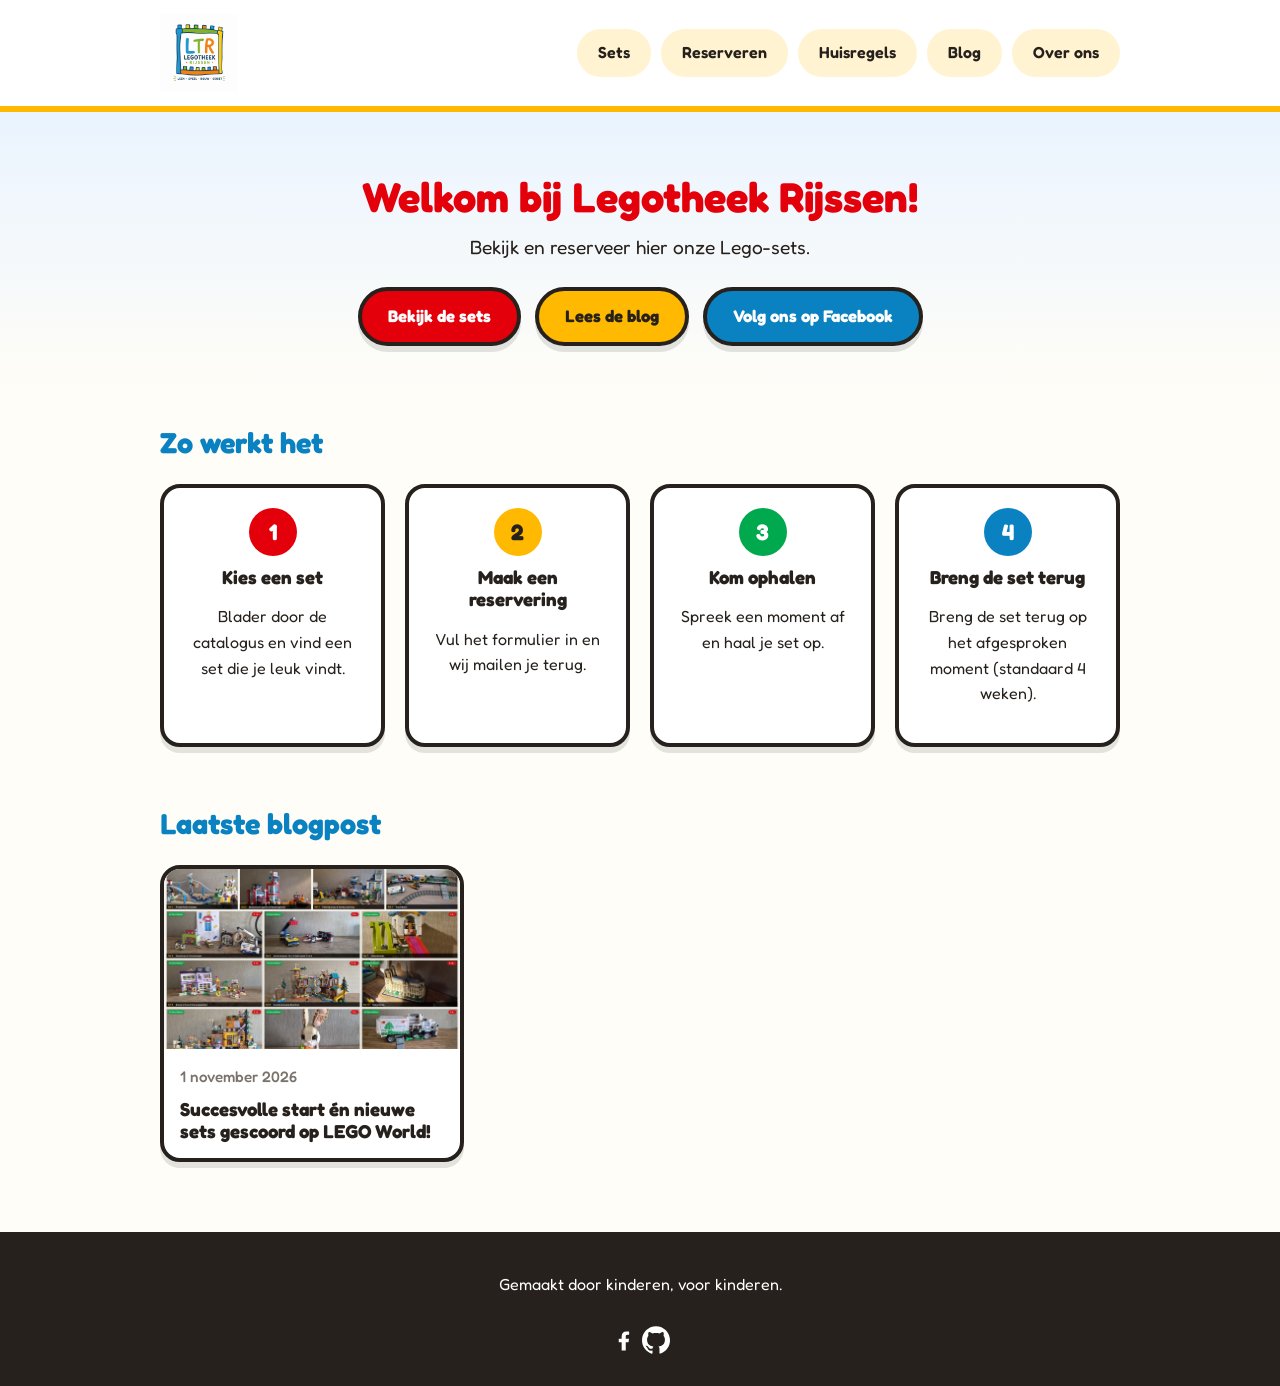
<file: index.html>
<!DOCTYPE html>
<html lang="nl">
<head>
  <meta charset="UTF-8">
  <meta name="viewport" content="width=device-width, initial-scale=1.0">
  <title>Legotheek</title>
  <link rel="icon" href="favicon.ico" type="image/x-icon">
  
  <link rel="preconnect" href="https://fonts.googleapis.com">
  <link rel="preconnect" href="https://fonts.gstatic.com" crossorigin>
  <link href="https://fonts.googleapis.com/css2?family=Fredoka:wght@400;500;600;700&display=swap" rel="stylesheet">
  <link rel="stylesheet" href="css/style.css">
</head>
<body>
  <header class="kop">
    <div class="kop-binnen">
      <a class="logo" href="index.html"><img class="logo-afbeelding" src="img/logo.png" width="78" height="78" alt="Legotheek Rijssen"></a>
      <nav class="nav">
        <a href="sets.html">Sets</a>
        <a href="reserveren.html">Reserveren</a>
        <a href="huisregels.html">Huisregels</a>
        <a href="blog.html">Blog</a>
        <a href="over-ons.html">Over ons</a>
      </nav>
    </div>
  </header>

  <main>
    <section class="hero">
      <h1>Welkom bij Legotheek Rijssen!</h1>
      <p>Bekijk en reserveer hier onze Lego-sets.</p>
      <div class="knoppen">
        <a class="knop knop-rood" href="sets.html">Bekijk de sets</a>
        <a class="knop knop-geel" href="blog.html">Lees de blog</a>
        <a class="knop knop-blauw" href="https://www.facebook.com/profile.php?id=61593928081483" target="_blank" rel="noopener">Volg ons op Facebook</a>
      </div>
    </section>

    <section class="sectie">
      <h2>Zo werkt het</h2>
      <div class="stappen">
        <div class="stap">
          <div class="stap-nummer">1</div>
          <h3>Kies een set</h3>
          <p>Blader door de catalogus en vind een set die je leuk vindt.</p>
        </div>
        <div class="stap">
          <div class="stap-nummer">2</div>
          <h3>Maak een reservering</h3>
          <p>Vul het formulier in en wij mailen je terug.</p>
        </div>
        <div class="stap">
          <div class="stap-nummer">3</div>
          <h3>Kom ophalen</h3>
          <p>Spreek een moment af en haal je set op.</p>
        </div>
        <div class="stap">
          <div class="stap-nummer">4</div>
          <h3>Breng de set terug</h3>
          <p>Breng de set terug op het afgesproken moment (standaard 4 weken).</p>
        </div>
      </div>
    </section>

    <section class="sectie">
      <h2>Laatste blogpost</h2>
      <div id="laatste-post" class="rooster"></div>
    </section>
  </main>

  <footer class="voet">
    <p>Gemaakt door kinderen, voor kinderen.</p>
        <a class="voet-icoon" href="https://www.facebook.com/profile.php?id=61593928081483" target="_blank" rel="noopener" aria-label="Volg ons op Facebook">
      <svg viewBox="0 0 24 24" width="28" height="28" aria-hidden="true"><path d="M13.5 21v-7h2.4l.4-3h-2.8V9.1c0-.9.3-1.5 1.6-1.5h1.3V4.9c-.3 0-1.3-.1-2.4-.1-2.4 0-4 1.5-4 4.1V11H7.5v3h2.5v7h3.5Z"/></svg>
    </a>
<a class="voet-icoon" href="https://github.com/thomasj87/legotheek_website" target="_blank" rel="noopener" aria-label="Bekijk de broncode op GitHub">
      <svg viewBox="0 0 24 24" width="28" height="28" aria-hidden="true"><path d="M12 .297c-6.63 0-12 5.373-12 12 0 5.303 3.438 9.8 8.205 11.385.6.113.82-.258.82-.577 0-.285-.01-1.04-.015-2.04-3.338.724-4.042-1.61-4.042-1.61C4.422 18.07 3.633 17.7 3.633 17.7c-1.087-.744.084-.729.084-.729 1.205.084 1.838 1.236 1.838 1.236 1.07 1.835 2.809 1.305 3.495.998.108-.776.417-1.305.76-1.605-2.665-.3-5.466-1.332-5.466-5.93 0-1.31.465-2.38 1.235-3.22-.123-.303-.535-1.523.117-3.176 0 0 1.008-.322 3.3 1.23.957-.266 1.983-.399 3.003-.404 1.02.005 2.047.138 3.006.404 2.29-1.552 3.297-1.23 3.297-1.23.653 1.653.241 2.873.118 3.176.77.84 1.233 1.91 1.233 3.22 0 4.61-2.803 5.625-5.475 5.92.42.36.81 1.096.81 2.22 0 1.606-.015 2.896-.015 3.286 0 .315.21.69.825.57C20.565 22.092 24 17.592 24 12.297c0-6.627-5.373-12-12-12"/></svg>
    </a>
  </footer>

  <script src="js/blog.js"></script>
  <script src="js/register-sw.js"></script>
</body>
</html>
</file>
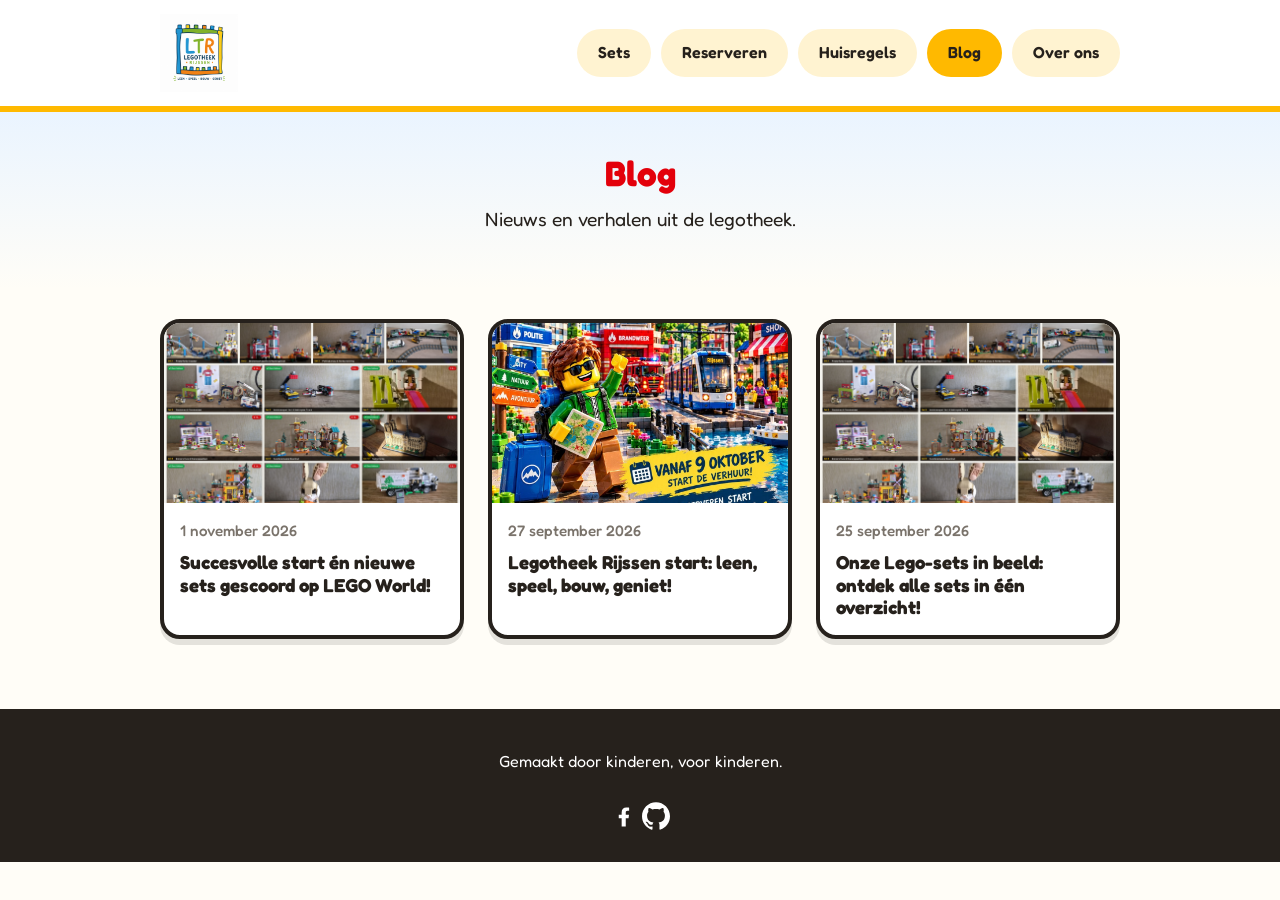
<file: blog.html>
<!DOCTYPE html>
<html lang="nl">
<head>
  <meta charset="UTF-8">
  <meta name="viewport" content="width=device-width, initial-scale=1.0">
  <title>Blog — Legotheek</title>
  <link rel="icon" href="favicon.ico" type="image/x-icon">
  
  <link rel="preconnect" href="https://fonts.googleapis.com">
  <link rel="preconnect" href="https://fonts.gstatic.com" crossorigin>
  <link href="https://fonts.googleapis.com/css2?family=Fredoka:wght@400;500;600;700&display=swap" rel="stylesheet">
  <link rel="stylesheet" href="css/style.css">
</head>
<body>
  <header class="kop">
    <div class="kop-binnen">
      <a class="logo" href="index.html"><img class="logo-afbeelding" src="img/logo.png" width="78" height="78" alt="Legotheek Rijssen"></a>
      <nav class="nav">
        <a href="sets.html">Sets</a>
        <a href="reserveren.html">Reserveren</a>
        <a href="huisregels.html">Huisregels</a>
        <a href="blog.html" class="actief">Blog</a>
        <a href="over-ons.html">Over ons</a>
      </nav>
    </div>
  </header>

  <main>
    <section class="hero klein">
      <h1>Blog</h1>
      <p>Nieuws en verhalen uit de legotheek.</p>
    </section>

    <section class="sectie">
      <div id="blog-lijst" class="rooster"></div>
    </section>
  </main>

  <footer class="voet">
    <p>Gemaakt door kinderen, voor kinderen.</p>
        <a class="voet-icoon" href="https://www.facebook.com/profile.php?id=61593928081483" target="_blank" rel="noopener" aria-label="Volg ons op Facebook">
      <svg viewBox="0 0 24 24" width="28" height="28" aria-hidden="true"><path d="M13.5 21v-7h2.4l.4-3h-2.8V9.1c0-.9.3-1.5 1.6-1.5h1.3V4.9c-.3 0-1.3-.1-2.4-.1-2.4 0-4 1.5-4 4.1V11H7.5v3h2.5v7h3.5Z"/></svg>
    </a>
<a class="voet-icoon" href="https://github.com/thomasj87/legotheek_website" target="_blank" rel="noopener" aria-label="Bekijk de broncode op GitHub">
      <svg viewBox="0 0 24 24" width="28" height="28" aria-hidden="true"><path d="M12 .297c-6.63 0-12 5.373-12 12 0 5.303 3.438 9.8 8.205 11.385.6.113.82-.258.82-.577 0-.285-.01-1.04-.015-2.04-3.338.724-4.042-1.61-4.042-1.61C4.422 18.07 3.633 17.7 3.633 17.7c-1.087-.744.084-.729.084-.729 1.205.084 1.838 1.236 1.838 1.236 1.07 1.835 2.809 1.305 3.495.998.108-.776.417-1.305.76-1.605-2.665-.3-5.466-1.332-5.466-5.93 0-1.31.465-2.38 1.235-3.22-.123-.303-.535-1.523.117-3.176 0 0 1.008-.322 3.3 1.23.957-.266 1.983-.399 3.003-.404 1.02.005 2.047.138 3.006.404 2.29-1.552 3.297-1.23 3.297-1.23.653 1.653.241 2.873.118 3.176.77.84 1.233 1.91 1.233 3.22 0 4.61-2.803 5.625-5.475 5.92.42.36.81 1.096.81 2.22 0 1.606-.015 2.896-.015 3.286 0 .315.21.69.825.57C20.565 22.092 24 17.592 24 12.297c0-6.627-5.373-12-12-12"/></svg>
    </a>
  </footer>

  <script src="js/blog.js"></script>
  <script src="js/register-sw.js"></script>
</body>
</html>
</file>
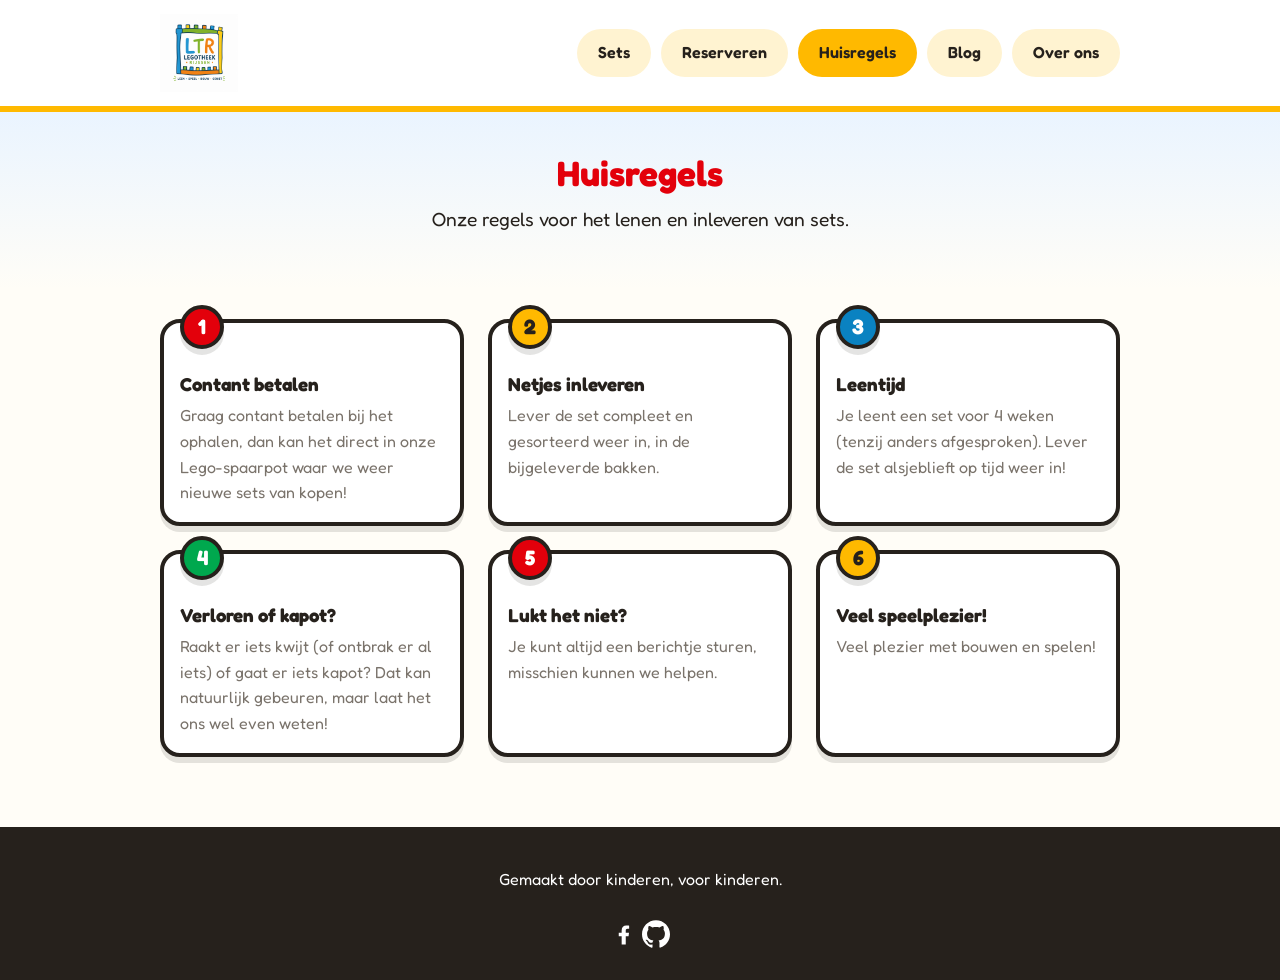
<file: huisregels.html>
<!DOCTYPE html>
<html lang="nl">
<head>
  <meta charset="UTF-8">
  <meta name="viewport" content="width=device-width, initial-scale=1.0">
  <title>Huisregels — Legotheek</title>
  <link rel="icon" href="favicon.ico" type="image/x-icon">
  
  <link rel="preconnect" href="https://fonts.googleapis.com">
  <link rel="preconnect" href="https://fonts.gstatic.com" crossorigin>
  <link href="https://fonts.googleapis.com/css2?family=Fredoka:wght@400;500;600;700&display=swap" rel="stylesheet">
  <link rel="stylesheet" href="css/style.css">
</head>
<body>
  <header class="kop">
    <div class="kop-binnen">
      <a class="logo" href="index.html"><img class="logo-afbeelding" src="img/logo.png" width="78" height="78" alt="Legotheek Rijssen"></a>
      <nav class="nav">
        <a href="sets.html">Sets</a>
        <a href="reserveren.html">Reserveren</a>
        <a href="huisregels.html" class="actief">Huisregels</a>
        <a href="blog.html">Blog</a>
        <a href="over-ons.html">Over ons</a>
      </nav>
    </div>
  </header>

  <main>
    <section class="hero klein">
      <h1>Huisregels</h1>
      <p>Onze regels voor het lenen en inleveren van sets.</p>
    </section>

    <section class="sectie">
      <div id="huisregels-rooster" class="rooster"></div>
    </section>
  </main>

  <footer class="voet">
    <p>Gemaakt door kinderen, voor kinderen.</p>
        <a class="voet-icoon" href="https://www.facebook.com/profile.php?id=61593928081483" target="_blank" rel="noopener" aria-label="Volg ons op Facebook">
      <svg viewBox="0 0 24 24" width="28" height="28" aria-hidden="true"><path d="M13.5 21v-7h2.4l.4-3h-2.8V9.1c0-.9.3-1.5 1.6-1.5h1.3V4.9c-.3 0-1.3-.1-2.4-.1-2.4 0-4 1.5-4 4.1V11H7.5v3h2.5v7h3.5Z"/></svg>
    </a>
<a class="voet-icoon" href="https://github.com/thomasj87/legotheek_website" target="_blank" rel="noopener" aria-label="Bekijk de broncode op GitHub">
      <svg viewBox="0 0 24 24" width="28" height="28" aria-hidden="true"><path d="M12 .297c-6.63 0-12 5.373-12 12 0 5.303 3.438 9.8 8.205 11.385.6.113.82-.258.82-.577 0-.285-.01-1.04-.015-2.04-3.338.724-4.042-1.61-4.042-1.61C4.422 18.07 3.633 17.7 3.633 17.7c-1.087-.744.084-.729.084-.729 1.205.084 1.838 1.236 1.838 1.236 1.07 1.835 2.809 1.305 3.495.998.108-.776.417-1.305.76-1.605-2.665-.3-5.466-1.332-5.466-5.93 0-1.31.465-2.38 1.235-3.22-.123-.303-.535-1.523.117-3.176 0 0 1.008-.322 3.3 1.23.957-.266 1.983-.399 3.003-.404 1.02.005 2.047.138 3.006.404 2.29-1.552 3.297-1.23 3.297-1.23.653 1.653.241 2.873.118 3.176.77.84 1.233 1.91 1.233 3.22 0 4.61-2.803 5.625-5.475 5.92.42.36.81 1.096.81 2.22 0 1.606-.015 2.896-.015 3.286 0 .315.21.69.825.57C20.565 22.092 24 17.592 24 12.297c0-6.627-5.373-12-12-12"/></svg>
    </a>
  </footer>

  <script src="js/huisregels.js"></script>
  <script src="js/register-sw.js"></script>
</body>
</html>
</file>
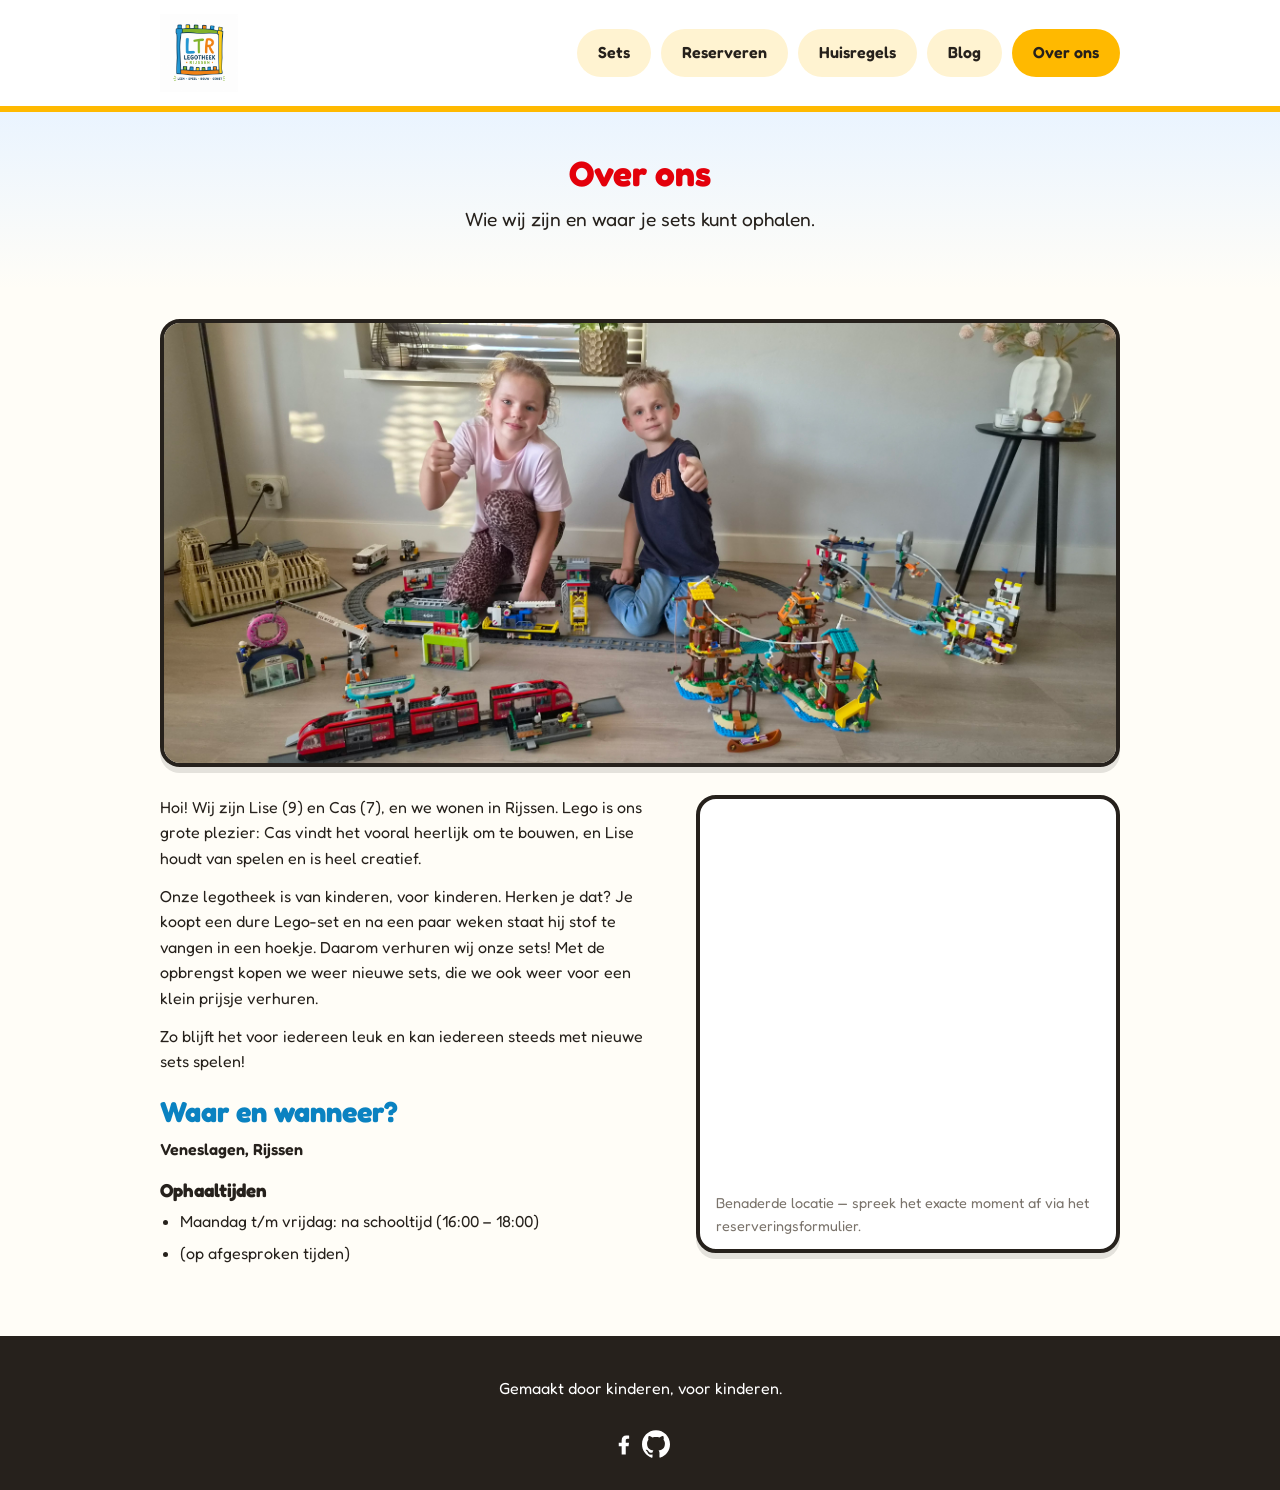
<file: over-ons.html>
<!DOCTYPE html>
<html lang="nl">
<head>
  <meta charset="UTF-8">
  <meta name="viewport" content="width=device-width, initial-scale=1.0">
  <title>Over ons — Legotheek</title>
  <link rel="icon" href="favicon.ico" type="image/x-icon">
  
  <link rel="preconnect" href="https://fonts.googleapis.com">
  <link rel="preconnect" href="https://fonts.gstatic.com" crossorigin>
  <link href="https://fonts.googleapis.com/css2?family=Fredoka:wght@400;500;600;700&display=swap" rel="stylesheet">
  <link rel="stylesheet" href="css/style.css">
</head>
<body>
  <header class="kop">
    <div class="kop-binnen">
      <a class="logo" href="index.html"><img class="logo-afbeelding" src="img/logo.png" width="78" height="78" alt="Legotheek Rijssen"></a>
      <nav class="nav">
        <a href="sets.html">Sets</a>
        <a href="reserveren.html">Reserveren</a>
        <a href="huisregels.html">Huisregels</a>
        <a href="blog.html">Blog</a>
        <a href="over-ons.html" class="actief">Over ons</a>
      </nav>
    </div>
  </header>

  <main>
    <section class="hero klein">
      <h1>Over ons</h1>
      <p>Wie wij zijn en waar je sets kunt ophalen.</p>
    </section>

    <section class="sectie">
      <div id="over-ons-inhoud" class="over-ons"></div>
    </section>
  </main>

  <footer class="voet">
    <p>Gemaakt door kinderen, voor kinderen.</p>
        <a class="voet-icoon" href="https://www.facebook.com/profile.php?id=61593928081483" target="_blank" rel="noopener" aria-label="Volg ons op Facebook">
      <svg viewBox="0 0 24 24" width="28" height="28" aria-hidden="true"><path d="M13.5 21v-7h2.4l.4-3h-2.8V9.1c0-.9.3-1.5 1.6-1.5h1.3V4.9c-.3 0-1.3-.1-2.4-.1-2.4 0-4 1.5-4 4.1V11H7.5v3h2.5v7h3.5Z"/></svg>
    </a>
<a class="voet-icoon" href="https://github.com/thomasj87/legotheek_website" target="_blank" rel="noopener" aria-label="Bekijk de broncode op GitHub">
      <svg viewBox="0 0 24 24" width="28" height="28" aria-hidden="true"><path d="M12 .297c-6.63 0-12 5.373-12 12 0 5.303 3.438 9.8 8.205 11.385.6.113.82-.258.82-.577 0-.285-.01-1.04-.015-2.04-3.338.724-4.042-1.61-4.042-1.61C4.422 18.07 3.633 17.7 3.633 17.7c-1.087-.744.084-.729.084-.729 1.205.084 1.838 1.236 1.838 1.236 1.07 1.835 2.809 1.305 3.495.998.108-.776.417-1.305.76-1.605-2.665-.3-5.466-1.332-5.466-5.93 0-1.31.465-2.38 1.235-3.22-.123-.303-.535-1.523.117-3.176 0 0 1.008-.322 3.3 1.23.957-.266 1.983-.399 3.003-.404 1.02.005 2.047.138 3.006.404 2.29-1.552 3.297-1.23 3.297-1.23.653 1.653.241 2.873.118 3.176.77.84 1.233 1.91 1.233 3.22 0 4.61-2.803 5.625-5.475 5.92.42.36.81 1.096.81 2.22 0 1.606-.015 2.896-.015 3.286 0 .315.21.69.825.57C20.565 22.092 24 17.592 24 12.297c0-6.627-5.373-12-12-12"/></svg>
    </a>
  </footer>

  <script src="js/over-ons.js"></script>
  <script src="js/register-sw.js"></script>
</body>
</html>
</file>
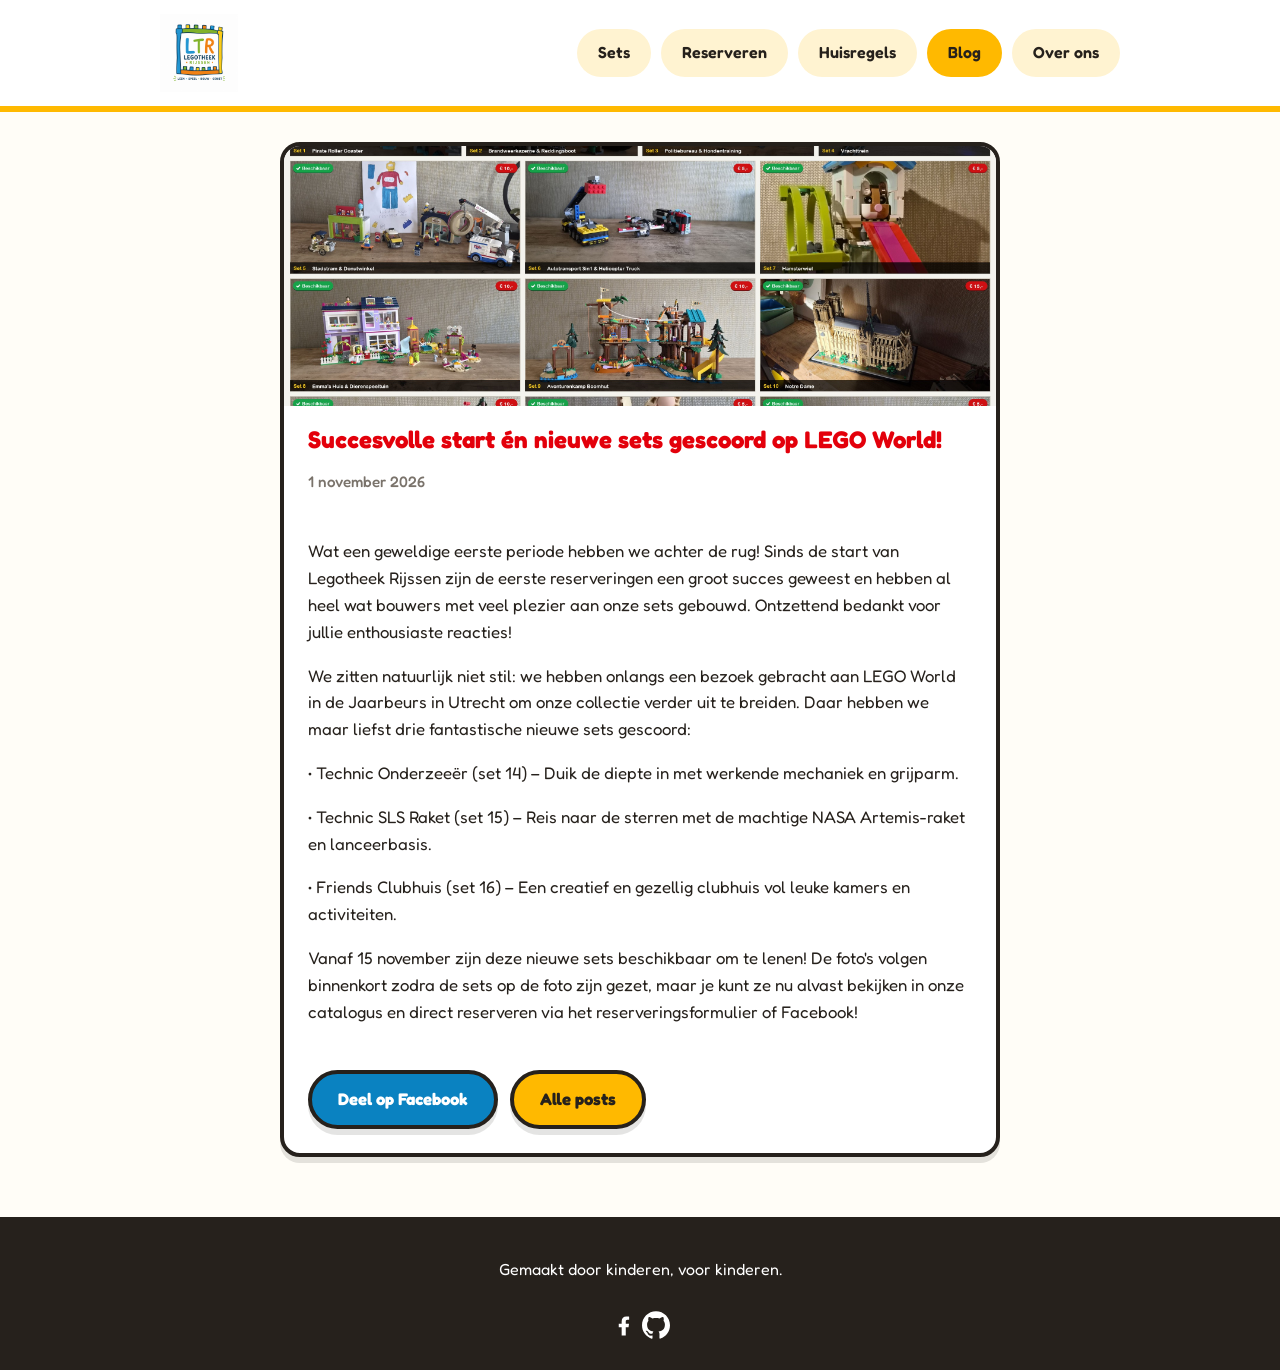
<file: post.html>
<!DOCTYPE html>
<html lang="nl">
<head>
  <meta charset="UTF-8">
  <meta name="viewport" content="width=device-width, initial-scale=1.0">
  <title>Blogpost — Legotheek</title>
  <link rel="icon" href="favicon.ico" type="image/x-icon">
  
  <link rel="preconnect" href="https://fonts.googleapis.com">
  <link rel="preconnect" href="https://fonts.gstatic.com" crossorigin>
  <link href="https://fonts.googleapis.com/css2?family=Fredoka:wght@400;500;600;700&display=swap" rel="stylesheet">
  <link rel="stylesheet" href="css/style.css">
</head>
<body>
  <header class="kop">
    <div class="kop-binnen">
      <a class="logo" href="index.html"><img class="logo-afbeelding" src="img/logo.png" width="78" height="78" alt="Legotheek Rijssen"></a>
      <nav class="nav">
        <a href="sets.html">Sets</a>
        <a href="reserveren.html">Reserveren</a>
        <a href="huisregels.html">Huisregels</a>
        <a href="blog.html" class="actief">Blog</a>
        <a href="over-ons.html">Over ons</a>
      </nav>
    </div>
  </header>

  <main>
    <article class="post">
      <img id="post-afbeelding" src="" alt="">
      <header>
        <h1 id="post-titel"></h1>
        <p id="post-datum" class="datum"></p>
      </header>
      <div id="post-inhoud" class="post-inhoud"></div>
      <div class="post-acties">
        <a id="deel-facebook" class="knop knop-blauw" href="#" target="_blank" rel="noopener">Deel op Facebook</a>
        <a class="knop knop-geel" href="blog.html">Alle posts</a>
      </div>
    </article>
  </main>

  <footer class="voet">
    <p>Gemaakt door kinderen, voor kinderen.</p>
        <a class="voet-icoon" href="https://www.facebook.com/profile.php?id=61593928081483" target="_blank" rel="noopener" aria-label="Volg ons op Facebook">
      <svg viewBox="0 0 24 24" width="28" height="28" aria-hidden="true"><path d="M13.5 21v-7h2.4l.4-3h-2.8V9.1c0-.9.3-1.5 1.6-1.5h1.3V4.9c-.3 0-1.3-.1-2.4-.1-2.4 0-4 1.5-4 4.1V11H7.5v3h2.5v7h3.5Z"/></svg>
    </a>
<a class="voet-icoon" href="https://github.com/thomasj87/legotheek_website" target="_blank" rel="noopener" aria-label="Bekijk de broncode op GitHub">
      <svg viewBox="0 0 24 24" width="28" height="28" aria-hidden="true"><path d="M12 .297c-6.63 0-12 5.373-12 12 0 5.303 3.438 9.8 8.205 11.385.6.113.82-.258.82-.577 0-.285-.01-1.04-.015-2.04-3.338.724-4.042-1.61-4.042-1.61C4.422 18.07 3.633 17.7 3.633 17.7c-1.087-.744.084-.729.084-.729 1.205.084 1.838 1.236 1.838 1.236 1.07 1.835 2.809 1.305 3.495.998.108-.776.417-1.305.76-1.605-2.665-.3-5.466-1.332-5.466-5.93 0-1.31.465-2.38 1.235-3.22-.123-.303-.535-1.523.117-3.176 0 0 1.008-.322 3.3 1.23.957-.266 1.983-.399 3.003-.404 1.02.005 2.047.138 3.006.404 2.29-1.552 3.297-1.23 3.297-1.23.653 1.653.241 2.873.118 3.176.77.84 1.233 1.91 1.233 3.22 0 4.61-2.803 5.625-5.475 5.92.42.36.81 1.096.81 2.22 0 1.606-.015 2.896-.015 3.286 0 .315.21.69.825.57C20.565 22.092 24 17.592 24 12.297c0-6.627-5.373-12-12-12"/></svg>
    </a>
  </footer>

  <script src="js/config.js"></script>
  <script src="js/facebook.js"></script>
  <script src="js/blog.js"></script>
  <script src="js/register-sw.js"></script>
</body>
</html>
</file>
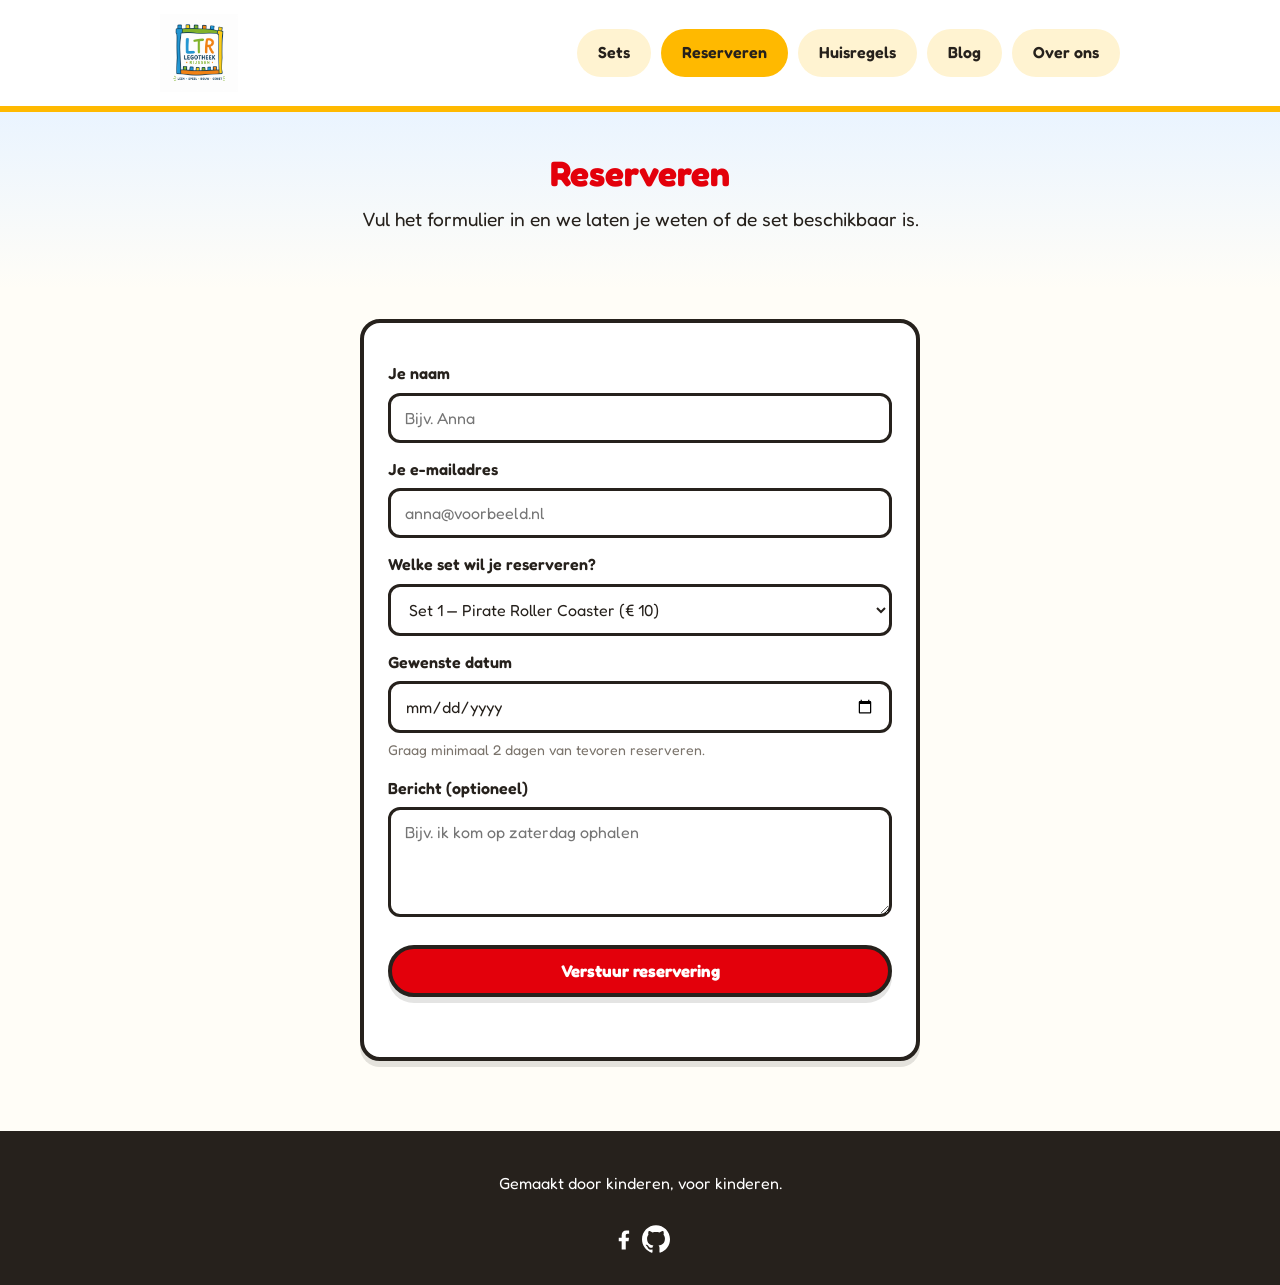
<file: reserveren.html>
<!DOCTYPE html>
<html lang="nl">
<head>
  <meta charset="UTF-8">
  <meta name="viewport" content="width=device-width, initial-scale=1.0">
  <title>Reserveren — Legotheek</title>
  <link rel="icon" href="favicon.ico" type="image/x-icon">
  
  <link rel="preconnect" href="https://fonts.googleapis.com">
  <link rel="preconnect" href="https://fonts.gstatic.com" crossorigin>
  <link href="https://fonts.googleapis.com/css2?family=Fredoka:wght@400;500;600;700&display=swap" rel="stylesheet">
  <link rel="stylesheet" href="css/style.css">
</head>
<body>
  <header class="kop">
    <div class="kop-binnen">
      <a class="logo" href="index.html"><img class="logo-afbeelding" src="img/logo.png" width="78" height="78" alt="Legotheek Rijssen"></a>
      <nav class="nav">
        <a href="sets.html">Sets</a>
        <a href="reserveren.html" class="actief">Reserveren</a>
        <a href="huisregels.html">Huisregels</a>
        <a href="blog.html">Blog</a>
        <a href="over-ons.html">Over ons</a>
      </nav>
    </div>
  </header>

  <main>
    <section class="hero klein">
      <h1>Reserveren</h1>
      <p>Vul het formulier in en we laten je weten of de set beschikbaar is.</p>
    </section>

    <section class="sectie">
      <form id="reserveringsformulier" class="formulier">
        <!-- Honeypot: mensen vullen dit veld niet in; bots wel -->
        <input type="text" id="website" name="website" class="hp" tabindex="-1" autocomplete="off" aria-hidden="true">
        <label for="naam">Je naam</label>
        <input type="text" id="naam" name="naam" required placeholder="Bijv. Anna">

        <label for="email">Je e-mailadres</label>
        <input type="email" id="email" name="email" required placeholder="anna@voorbeeld.nl">

        <label for="set">Welke set wil je reserveren?</label>
        <select id="set" name="set" required></select>

        <label for="datum">Gewenste datum</label>
        <input type="date" id="datum" name="datum" required>
        <script>
          (function() {
            var d = new Date();
            d.setDate(d.getDate() + 2);
            var el = document.getElementById("datum");
            if (el) el.min = d.getFullYear() + "-" + String(d.getMonth() + 1).padStart(2, "0") + "-" + String(d.getDate()).padStart(2, "0");
          })();
        </script>
        <p class="form-hulp">Graag minimaal 2 dagen van tevoren reserveren.</p>

        <label for="bericht">Bericht (optioneel)</label>
        <textarea id="bericht" name="bericht" rows="4" placeholder="Bijv. ik kom op zaterdag ophalen"></textarea>

        <button type="submit" class="knop knop-rood">Verstuur reservering</button>
        <p id="form-melding" class="melding" role="status"></p>
      </form>
    </section>
  </main>

  <footer class="voet">
    <p>Gemaakt door kinderen, voor kinderen.</p>
        <a class="voet-icoon" href="https://www.facebook.com/profile.php?id=61593928081483" target="_blank" rel="noopener" aria-label="Volg ons op Facebook">
      <svg viewBox="0 0 24 24" width="28" height="28" aria-hidden="true"><path d="M13.5 21v-7h2.4l.4-3h-2.8V9.1c0-.9.3-1.5 1.6-1.5h1.3V4.9c-.3 0-1.3-.1-2.4-.1-2.4 0-4 1.5-4 4.1V11H7.5v3h2.5v7h3.5Z"/></svg>
    </a>
<a class="voet-icoon" href="https://github.com/thomasj87/legotheek_website" target="_blank" rel="noopener" aria-label="Bekijk de broncode op GitHub">
      <svg viewBox="0 0 24 24" width="28" height="28" aria-hidden="true"><path d="M12 .297c-6.63 0-12 5.373-12 12 0 5.303 3.438 9.8 8.205 11.385.6.113.82-.258.82-.577 0-.285-.01-1.04-.015-2.04-3.338.724-4.042-1.61-4.042-1.61C4.422 18.07 3.633 17.7 3.633 17.7c-1.087-.744.084-.729.084-.729 1.205.084 1.838 1.236 1.838 1.236 1.07 1.835 2.809 1.305 3.495.998.108-.776.417-1.305.76-1.605-2.665-.3-5.466-1.332-5.466-5.93 0-1.31.465-2.38 1.235-3.22-.123-.303-.535-1.523.117-3.176 0 0 1.008-.322 3.3 1.23.957-.266 1.983-.399 3.003-.404 1.02.005 2.047.138 3.006.404 2.29-1.552 3.297-1.23 3.297-1.23.653 1.653.241 2.873.118 3.176.77.84 1.233 1.91 1.233 3.22 0 4.61-2.803 5.625-5.475 5.92.42.36.81 1.096.81 2.22 0 1.606-.015 2.896-.015 3.286 0 .315.21.69.825.57C20.565 22.092 24 17.592 24 12.297c0-6.627-5.373-12-12-12"/></svg>
    </a>
  </footer>

  <script src="js/config.js"></script>
  <script src="js/datum.js"></script>
  <script src="js/form.js"></script>
  <script src="js/register-sw.js"></script>
</body>
</html>
</file>
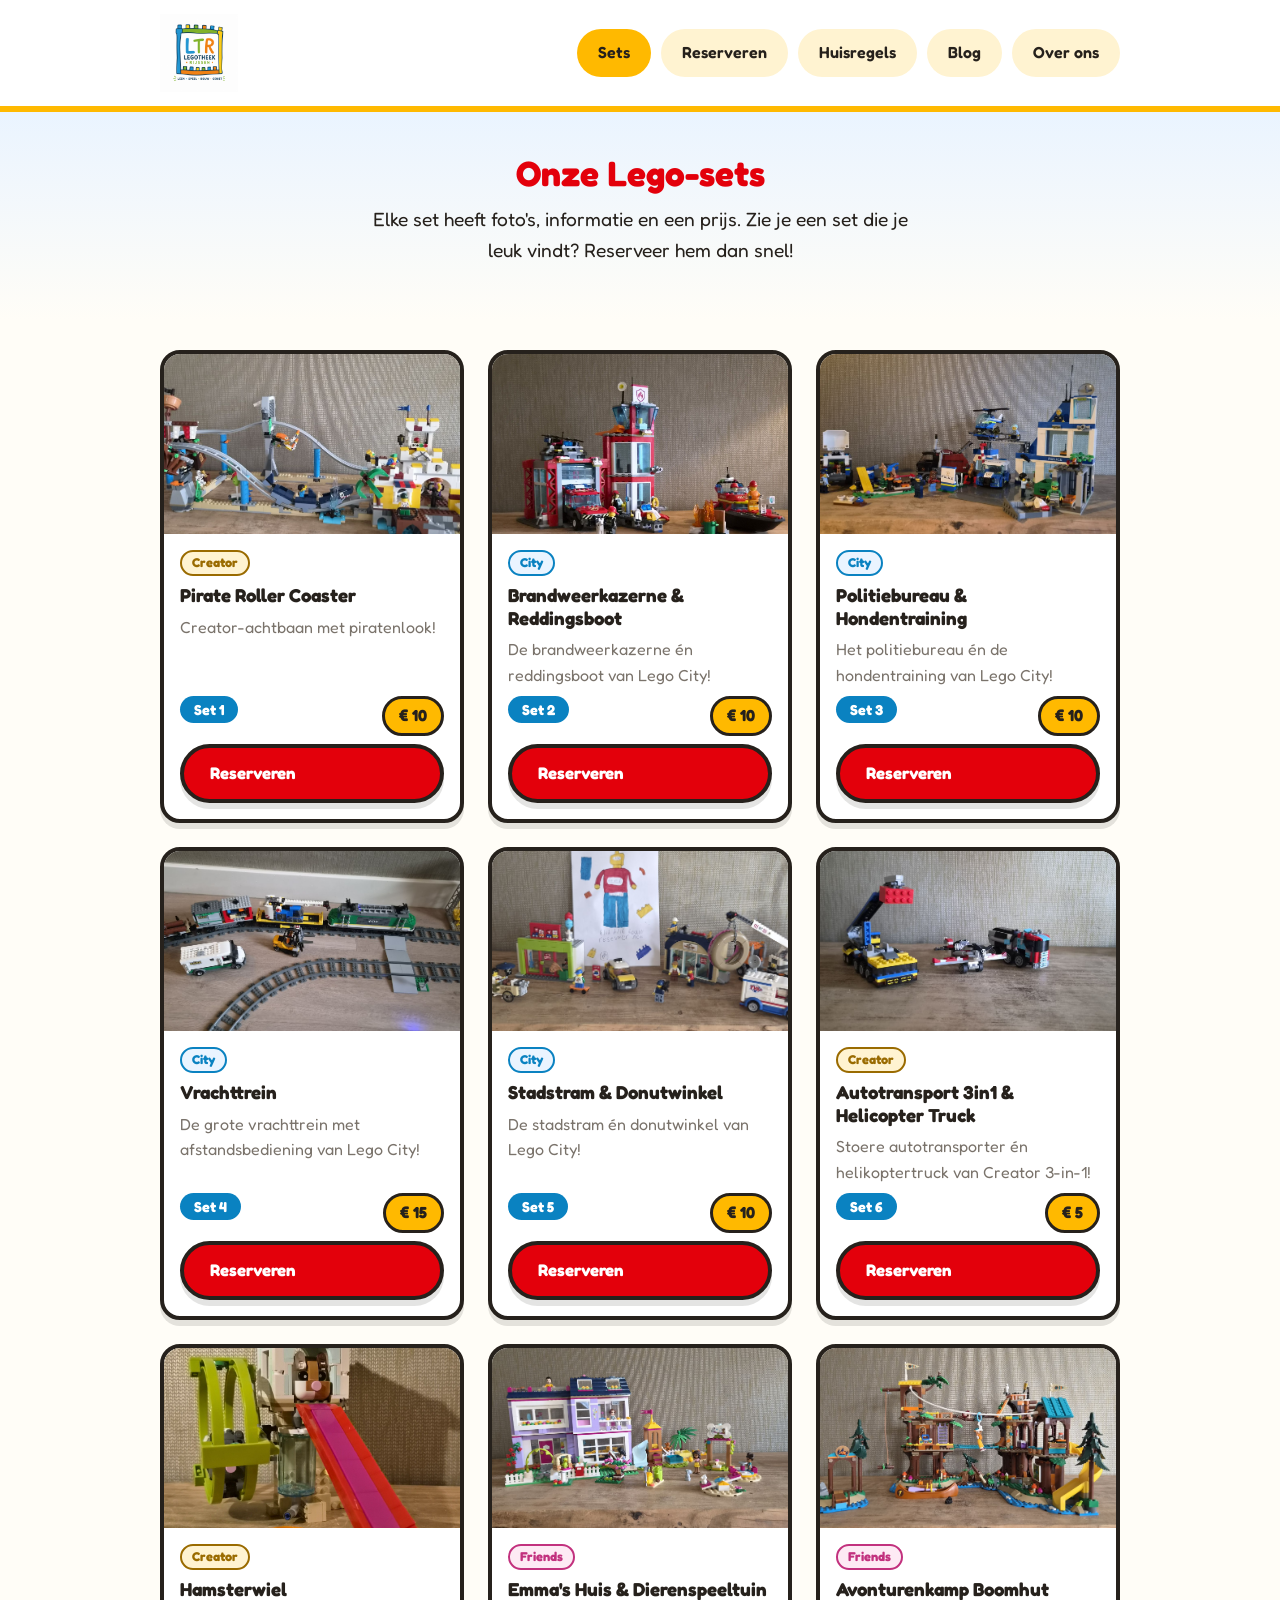
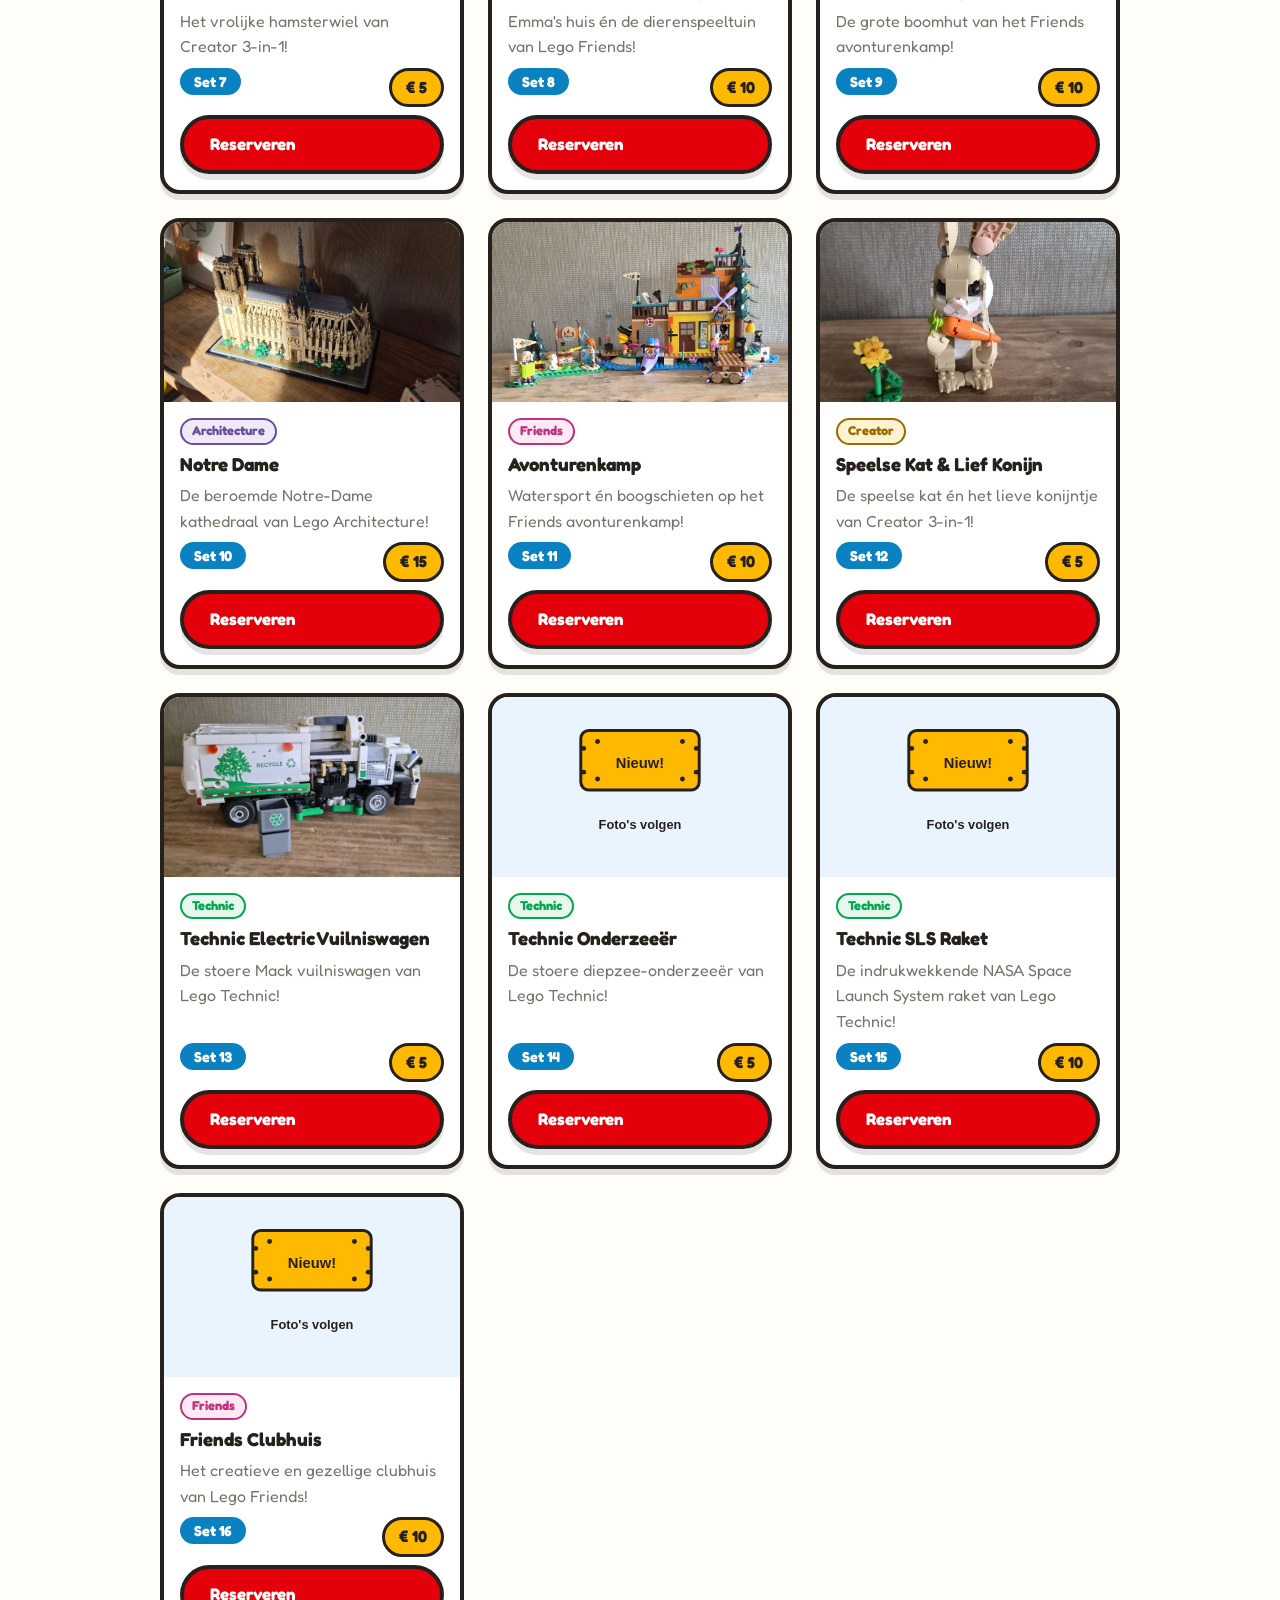
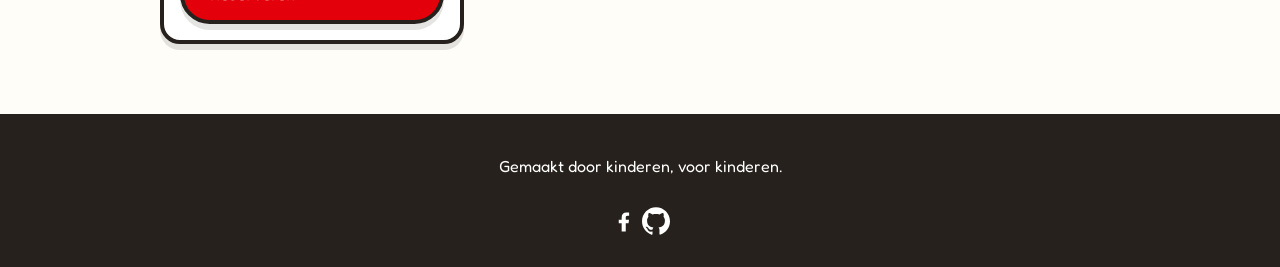
<file: sets.html>
<!DOCTYPE html>
<html lang="nl">
<head>
  <meta charset="UTF-8">
  <meta name="viewport" content="width=device-width, initial-scale=1.0">
  <title>Sets — Legotheek</title>
  <link rel="icon" href="favicon.ico" type="image/x-icon">
  
  <link rel="preconnect" href="https://fonts.googleapis.com">
  <link rel="preconnect" href="https://fonts.gstatic.com" crossorigin>
  <link href="https://fonts.googleapis.com/css2?family=Fredoka:wght@400;500;600;700&display=swap" rel="stylesheet">
  <link rel="stylesheet" href="css/style.css">
</head>
<body>
  <header class="kop">
    <div class="kop-binnen">
      <a class="logo" href="index.html"><img class="logo-afbeelding" src="img/logo.png" width="78" height="78" alt="Legotheek Rijssen"></a>
      <nav class="nav">
        <a href="sets.html" class="actief">Sets</a>
        <a href="reserveren.html">Reserveren</a>
        <a href="huisregels.html">Huisregels</a>
        <a href="blog.html">Blog</a>
        <a href="over-ons.html">Over ons</a>
      </nav>
    </div>
  </header>

  <main>
    <section class="hero klein">
      <h1>Onze Lego-sets</h1>
      <p>Elke set heeft foto's, informatie en een prijs. Zie je een set die je leuk vindt? Reserveer hem dan snel!</p>
    </section>

    <section class="sectie">
      <div id="sets-rooster" class="rooster"></div>
    </section>
  </main>

  <footer class="voet">
    <p>Gemaakt door kinderen, voor kinderen.</p>
        <a class="voet-icoon" href="https://www.facebook.com/profile.php?id=61593928081483" target="_blank" rel="noopener" aria-label="Volg ons op Facebook">
      <svg viewBox="0 0 24 24" width="28" height="28" aria-hidden="true"><path d="M13.5 21v-7h2.4l.4-3h-2.8V9.1c0-.9.3-1.5 1.6-1.5h1.3V4.9c-.3 0-1.3-.1-2.4-.1-2.4 0-4 1.5-4 4.1V11H7.5v3h2.5v7h3.5Z"/></svg>
    </a>
<a class="voet-icoon" href="https://github.com/thomasj87/legotheek_website" target="_blank" rel="noopener" aria-label="Bekijk de broncode op GitHub">
      <svg viewBox="0 0 24 24" width="28" height="28" aria-hidden="true"><path d="M12 .297c-6.63 0-12 5.373-12 12 0 5.303 3.438 9.8 8.205 11.385.6.113.82-.258.82-.577 0-.285-.01-1.04-.015-2.04-3.338.724-4.042-1.61-4.042-1.61C4.422 18.07 3.633 17.7 3.633 17.7c-1.087-.744.084-.729.084-.729 1.205.084 1.838 1.236 1.838 1.236 1.07 1.835 2.809 1.305 3.495.998.108-.776.417-1.305.76-1.605-2.665-.3-5.466-1.332-5.466-5.93 0-1.31.465-2.38 1.235-3.22-.123-.303-.535-1.523.117-3.176 0 0 1.008-.322 3.3 1.23.957-.266 1.983-.399 3.003-.404 1.02.005 2.047.138 3.006.404 2.29-1.552 3.297-1.23 3.297-1.23.653 1.653.241 2.873.118 3.176.77.84 1.233 1.91 1.233 3.22 0 4.61-2.803 5.625-5.475 5.92.42.36.81 1.096.81 2.22 0 1.606-.015 2.896-.015 3.286 0 .315.21.69.825.57C20.565 22.092 24 17.592 24 12.297c0-6.627-5.373-12-12-12"/></svg>
    </a>
  </footer>

  <script src="js/datum.js"></script>
  <script src="js/sets.js"></script>
  <script src="js/register-sw.js"></script>
</body>
</html>
</file>
<file: css/style.css>
:root {
  --rood: #e3000b;
  --rood-donker: #b30009;
  --geel: #ffb900;
  --geel-licht: #fff3d1;
  --blauw: #0a82c1;
  --blauw-licht: #eaf4ff;
  --groen: #00a84e;
  --groen-licht: #e6f7ee;
  --inkt: #26211c;
  --papier: #fffdf7;
  --wit: #ffffff;
  --grijs: #7a736b;
  --radius: 20px;
  --schaduw: 0 6px 0 rgba(38, 33, 28, 0.12);
}

* {
  box-sizing: border-box;
}

body {
  margin: 0;
  font-family: "Fredoka", "Comic Sans MS", system-ui, sans-serif;
  background: var(--papier);
  color: var(--inkt);
  line-height: 1.6;
}

h1, h2, h3 {
  line-height: 1.2;
}

/* Kop */
.kop {
  background: var(--wit);
  border-bottom: 6px solid var(--geel);
  position: sticky;
  top: 0;
  z-index: 10;
}

.kop-binnen {
  max-width: 1000px;
  margin: 0 auto;
  padding: 14px 20px;
  display: flex;
  align-items: center;
  justify-content: space-between;
  gap: 16px;
  flex-wrap: wrap;
}

.logo {
  display: flex;
  align-items: center;
  gap: 12px;
  font-size: 1.6rem;
  font-weight: 700;
  color: var(--rood);
  text-decoration: none;
}

.logo-afbeelding {
  height: 78px;
  width: auto;
  flex-shrink: 0;
}

.nav {
  display: flex;
  gap: 10px;
  flex-wrap: wrap;
}

.nav a {
  padding: 8px 18px;
  border-radius: 999px;
  text-decoration: none;
  font-weight: 600;
  color: var(--inkt);
  background: var(--geel-licht);
  border: 3px solid transparent;
  transition: transform 0.1s;
}

.nav a:hover {
  transform: translateY(-2px);
  border-color: var(--geel);
}

.nav a.actief {
  background: var(--geel);
}

/* Hero */
.hero {
  background: linear-gradient(180deg, var(--blauw-licht), var(--papier));
  text-align: center;
  padding: 60px 20px 50px;
}

.hero h1 {
  font-size: 2.6rem;
  margin: 0 0 10px;
  color: var(--rood);
}

.hero p {
  font-size: 1.2rem;
  max-width: 560px;
  margin: 0 auto 24px;
}

.hero .knoppen {
  display: flex;
  gap: 14px;
  justify-content: center;
  flex-wrap: wrap;
}

.hero.klein {
  padding: 40px 20px 30px;
}

.hero.klein h1 {
  font-size: 2.2rem;
}

/* Knoppen */
.knop {
  display: inline-block;
  padding: 12px 26px;
  border-radius: 999px;
  font-weight: 700;
  font-size: 1.05rem;
  font-family: inherit;
  text-decoration: none;
  border: 4px solid var(--inkt);
  box-shadow: var(--schaduw);
  cursor: pointer;
  transition: transform 0.1s;
}

.knop:hover {
  transform: translateY(-2px);
}

.knop-rood {
  background: var(--rood);
  color: var(--wit);
}

.knop-geel {
  background: var(--geel);
  color: var(--inkt);
}

.knop-blauw {
  background: var(--blauw);
  color: var(--wit);
}

/* Secties */
.sectie {
  max-width: 1000px;
  margin: 0 auto;
  padding: 30px 20px;
}

.sectie h2 {
  color: var(--blauw);
  font-size: 1.8rem;
  margin-top: 0;
}

/* Stappen */
.stappen {
  display: grid;
  grid-template-columns: repeat(auto-fit, minmax(220px, 1fr));
  gap: 20px;
}

.stap {
  background: var(--wit);
  border: 4px solid var(--inkt);
  border-radius: var(--radius);
  padding: 20px;
  box-shadow: var(--schaduw);
  text-align: center;
}

.stap h3 {
  margin: 10px 0 6px;
}

.stap-nummer {
  width: 48px;
  height: 48px;
  margin: 0 auto;
  border-radius: 50%;
  display: flex;
  align-items: center;
  justify-content: center;
  font-size: 1.4rem;
  font-weight: 700;
  color: var(--wit);
}

.stap:nth-child(1) .stap-nummer {
  background: var(--rood);
}

.stap:nth-child(2) .stap-nummer {
  background: var(--geel);
  color: var(--inkt);
}

.stap:nth-child(3) .stap-nummer {
  background: var(--groen);
}

.stap:nth-child(4) .stap-nummer {
  background: var(--blauw);
}

/* Kaarten */
.rooster {
  display: grid;
  grid-template-columns: repeat(auto-fill, minmax(240px, 1fr));
  gap: 24px;
}

.kaart {
  background: var(--wit);
  border-radius: var(--radius);
  border: 4px solid var(--inkt);
  box-shadow: var(--schaduw);
  overflow: hidden;
  display: flex;
  flex-direction: column;
}

a.kaart {
  text-decoration: none;
  color: inherit;
  transition: transform 0.1s;
}

a.kaart:hover {
  transform: translateY(-3px);
}

.kaart img {
  width: 100%;
  height: 180px;
  object-fit: cover;
  display: block;
}

.kaart-foto-wrap {
  position: relative;
  overflow: hidden;
}

.badge-binnenkort-foto {
  position: absolute;
  bottom: 8px;
  right: 8px;
  background: var(--geel);
  color: var(--inkt);
  border: 2px solid var(--inkt);
  border-radius: 999px;
  padding: 2px 10px;
  font-size: 0.78rem;
  font-weight: 700;
  box-shadow: 0 2px 6px rgba(0, 0, 0, 0.25);
}

.kaart-lichaam {
  padding: 16px;
  display: flex;
  flex-direction: column;
  gap: 8px;
  flex: 1;
}

.kaart-badges {
  display: flex;
  align-items: center;
  gap: 8px;
  flex-wrap: wrap;
}

.kaart-lichaam h3 {
  margin: 0;
}

.kaart-lichaam p {
  margin: 0;
  color: var(--grijs);
  flex: 1;
}

.prijs {
  align-self: flex-start;
  background: var(--geel);
  border: 3px solid var(--inkt);
  border-radius: 999px;
  padding: 4px 14px;
  font-weight: 700;
}

.datum {
  color: var(--grijs);
  font-weight: 500;
  font-size: 0.95rem;
}

.rooster-leeg {
  text-align: center;
  color: var(--grijs);
  font-size: 1.1rem;
  font-weight: 600;
  padding: 40px 0;
}

.kaart-rij {
  display: flex;
  align-items: center;
  justify-content: space-between;
  gap: 8px;
}

.thema-badge {
  align-self: flex-start;
  background: var(--blauw-licht);
  color: var(--blauw);
  border: 2px solid currentColor;
  border-radius: 999px;
  padding: 1px 10px;
  font-size: 0.8rem;
  font-weight: 700;
}

.thema-city { background: var(--blauw-licht); color: var(--blauw); }
.thema-creator { background: var(--geel-licht); color: #9a6b00; }
.thema-friends { background: #fdeaf4; color: #c2317e; }
.thema-technic { background: var(--groen-licht); color: var(--groen); }
.thema-architecture { background: #efeaf6; color: #6a4fa1; }

.badge-binnenkort {
  display: inline-block;
  background: var(--geel-licht);
  color: #8d4f00;
  border: 2px solid var(--geel);
  border-radius: 999px;
  padding: 1px 10px;
  font-size: 0.8rem;
  font-weight: 700;
}

.binnenkort-banner {
  background: var(--geel-licht);
  border: 3px dashed var(--geel);
  border-radius: 14px;
  padding: 12px 16px;
  margin-bottom: 16px;
  font-size: 0.95rem;
  color: #7a4600;
  line-height: 1.4;
}

/* Formulier */
.formulier {
  max-width: 560px;
  margin: 0 auto;
  background: var(--wit);
  border: 4px solid var(--inkt);
  border-radius: var(--radius);
  box-shadow: var(--schaduw);
  padding: 24px;
}

.formulier label {
  font-weight: 600;
  display: block;
  margin: 14px 0 6px;
}

.formulier label:first-child {
  margin-top: 0;
}

.formulier input,
.formulier select,
.formulier textarea {
  width: 100%;
  padding: 12px 14px;
  border-radius: 12px;
  border: 3px solid var(--inkt);
  font-family: inherit;
  font-size: 1rem;
  background: var(--wit);
  color: var(--inkt);
}

.formulier input:focus,
.formulier select:focus,
.formulier textarea:focus {
  outline: 3px solid var(--geel);
}

.form-hulp {
  font-size: 0.88rem;
  color: var(--grijs);
  margin: 6px 0 0;
}

.formulier .knop {
  margin-top: 20px;
  width: 100%;
}

.melding {
  min-height: 1.4em;
  font-weight: 600;
  margin: 14px 0 0;
}

.melding.succes {
  color: var(--groen);
}

.melding.fout {
  color: var(--rood);
}

.melding a {
  color: var(--rood);
}

/* Honeypot-veld: onzichtbaar voor mensen, zichtbaar voor bots */
.hp {
  position: absolute;
  left: -9999px;
  width: 1px;
  height: 1px;
  opacity: 0;
}

/* Blogpost */
.post {
  max-width: 720px;
  margin: 30px auto 60px;
  background: var(--wit);
  border: 4px solid var(--inkt);
  border-radius: var(--radius);
  box-shadow: var(--schaduw);
  overflow: hidden;
}

.post > img {
  width: 100%;
  height: 260px;
  object-fit: cover;
  display: block;
}

/* Portret-afbeelding (bijv. een poster): niet wegsnijden, maar tonen in het klein */
.post > img.portret {
  height: auto;
  max-height: 640px;
  object-fit: contain;
  margin: 0 auto;
}

.post header {
  padding: 20px 24px 0;
}

.post h1 {
  margin: 0 0 6px;
  color: var(--rood);
}

.post-inhoud {
  padding: 12px 24px;
  font-size: 1.05rem;
}

.post-figuur {
  margin: 16px auto;
  text-align: center;
}

.post-figuur img {
  max-width: 100%;
  border: 4px solid var(--inkt);
  border-radius: var(--radius);
  background: var(--wit);
}

.post-figuur figcaption {
  margin-top: 8px;
  font-size: 0.9rem;
  color: var(--grijs);
}

.post-acties {
  padding: 16px 24px 24px;
  display: flex;
  gap: 12px;
  flex-wrap: wrap;
}

/* Voettekst */
.voet {
  background: var(--inkt);
  color: var(--wit);
  text-align: center;
  padding: 24px 20px;
  margin-top: 40px;
}

.voet-icoon {
  display: inline-block;
  margin-top: 12px;
  color: var(--wit);
}

.voet-icoon svg {
  fill: currentColor;
}

.voet-icoon:hover {
  color: var(--geel);
}

/* Set detail */
.set-detail {
  max-width: 1000px;
  margin: 0 auto;
  padding: 30px 20px 60px;
}

.set-terug {
  display: inline-block;
  margin-bottom: 16px;
  font-weight: 600;
  color: var(--blauw);
  text-decoration: none;
}

.set-terug:hover {
  text-decoration: underline;
}

.set-grid {
  display: grid;
  grid-template-columns: 1.2fr 1fr;
  gap: 28px;
  align-items: start;
}

.set-foto-kaart {
  background: var(--wit);
  border: 4px solid var(--inkt);
  border-radius: var(--radius);
  box-shadow: var(--schaduw);
  overflow: hidden;
  margin: 0;
}

.foto-knop {
  display: block;
  width: 100%;
  padding: 0;
  border: 0;
  background: none;
  cursor: zoom-in;
}

.set-foto-kaart .foto-knop img {
  width: 100%;
  height: 320px;
  object-fit: cover;
  display: block;
}

.set-foto-kaart figcaption {
  padding: 10px 14px;
  font-size: 0.95rem;
  color: var(--grijs);
}

.set-extra-fotos {
  display: grid;
  grid-template-columns: repeat(auto-fill, minmax(140px, 1fr));
  gap: 12px;
  margin-top: 12px;
}

.set-extra-foto {
  margin: 0;
  background: var(--wit);
  border: 3px solid var(--inkt);
  border-radius: 12px;
  overflow: hidden;
}

.set-extra-foto .foto-knop img {
  width: 100%;
  height: 110px;
  object-fit: cover;
  display: block;
}

.set-extra-foto figcaption {
  padding: 6px 8px;
  font-size: 0.8rem;
  line-height: 1.3;
  color: var(--grijs);
}

.set-nummer {
  display: inline-block;
  align-self: flex-start;
  background: var(--blauw);
  color: var(--wit);
  border-radius: 999px;
  padding: 2px 14px;
  font-size: 0.9rem;
  font-weight: 700;
}

.set-info-rij {
  display: flex;
  align-items: center;
  gap: 10px;
  margin-bottom: 10px;
}

.set-info .set-nummer {
  margin-bottom: 0;
}

.set-info {
  background: var(--wit);
  border: 4px solid var(--inkt);
  border-radius: var(--radius);
  box-shadow: var(--schaduw);
  padding: 24px;
}

.set-info h1 {
  margin: 0 0 14px;
  color: var(--rood);
  font-size: 1.9rem;
}

.set-info .prijs {
  display: inline-block;
  font-size: 1.2rem;
  margin-bottom: 22px;
}

.specificaties {
  list-style: none;
  margin: 0 0 16px;
  padding: 0;
  display: grid;
  gap: 8px;
}

.specificaties li {
  background: var(--geel-licht);
  border-radius: 12px;
  padding: 8px 14px;
  font-weight: 600;
}

.set-omschrijving {
  margin: 0 0 16px;
}

.setjes-koptekst {
  margin: 22px 0 10px;
  font-size: 1.15rem;
  color: var(--rood);
}

.setjes-tabel {
  width: 100%;
  border-collapse: collapse;
  background: var(--wit);
  border: 3px solid var(--inkt);
  border-radius: 12px;
  overflow: hidden;
}

.setjes-tabel th {
  background: var(--blauw);
  color: var(--wit);
  text-align: left;
  padding: 8px 12px;
  font-size: 0.9rem;
}

.setjes-tabel td {
  padding: 8px 12px;
  border-top: 2px solid #eee6d8;
  font-weight: 600;
}

.setjes-nummer {
  color: var(--grijs);
  font-family: monospace;
  font-weight: 700;
}

.setjes-stukken {
  text-align: right;
}

.setjes-totaal {
  margin: 8px 0 0;
  font-weight: 700;
}

.set-video {
  margin: 0 0 16px;
}

.set-video iframe {
  width: 100%;
  aspect-ratio: 16 / 9;
  border: 3px solid var(--inkt);
  border-radius: 12px;
  display: block;
}

.set-video video {
  width: 100%;
  max-height: 70vh;
  border: 3px solid var(--inkt);
  border-radius: 12px;
  display: block;
}

/* Lightbox */
body.lightbox-open {
  overflow: hidden;
}

.lightbox {
  position: fixed;
  inset: 0;
  z-index: 100;
  background: rgba(38, 33, 28, 0.92);
  display: flex;
  align-items: center;
  justify-content: center;
  padding: 20px;
}

.lightbox[hidden] {
  display: none;
}

.lightbox figure {
  margin: 0;
  display: flex;
  flex-direction: column;
  align-items: center;
  gap: 14px;
  max-width: 100%;
}

.lightbox img {
  max-width: min(92vw, 1600px);
  max-height: 76vh;
  width: auto;
  height: auto;
  border: 4px solid var(--wit);
  border-radius: 12px;
  box-shadow: 0 12px 40px rgba(0, 0, 0, 0.5);
  cursor: pointer;
}

.lightbox figcaption {
  color: var(--wit);
  font-size: 1.1rem;
  font-weight: 500;
  text-align: center;
  max-width: 80vw;
}

.lightbox-teller {
  position: absolute;
  top: 20px;
  left: 24px;
  color: var(--wit);
  font-weight: 600;
  font-size: 1.05rem;
}

.lightbox button {
  position: absolute;
  width: 52px;
  height: 52px;
  border-radius: 50%;
  border: 3px solid var(--wit);
  background: rgba(255, 255, 255, 0.12);
  color: var(--wit);
  font-size: 1.9rem;
  line-height: 1;
  cursor: pointer;
  display: flex;
  align-items: center;
  justify-content: center;
  transition: background 0.15s;
}

.lightbox button:hover {
  background: rgba(255, 255, 255, 0.3);
}

.lightbox-sluiten {
  top: 16px;
  right: 16px;
  font-size: 1.6rem;
}

.lightbox-voor {
  left: 16px;
  top: 50%;
  transform: translateY(-50%);
}

.lightbox-na {
  right: 16px;
  top: 50%;
  transform: translateY(-50%);
}

.kaart > a {
  display: block;
}

.kaart h3 a {
  color: inherit;
  text-decoration: none;
}

.kaart h3 a:hover {
  color: var(--rood);
}

/* Over ons */
.over-ons-grid {
  display: grid;
  grid-template-columns: 1.2fr 1fr;
  gap: 28px;
  align-items: start;
}

.over-ons-foto {
  width: 100%;
  height: auto;
  max-height: 480px;
  object-fit: cover;
  border-radius: var(--radius);
  border: 4px solid var(--inkt);
  box-shadow: var(--schaduw);
  display: block;
  margin: 0 0 28px;
}

.over-ons-verhaal p {
  margin: 0 0 12px;
}

.over-ons-tekst h2 {
  color: var(--blauw);
  margin: 20px 0 8px;
}

.over-ons-tekst h3 {
  margin: 16px 0 8px;
}

.over-ons-adres {
  font-weight: 600;
  margin: 0 0 8px;
}

.ophaal-tijden {
  margin: 0;
  padding-left: 20px;
  display: grid;
  gap: 6px;
}

.over-ons-kaart {
  background: var(--wit);
  border: 4px solid var(--inkt);
  border-radius: var(--radius);
  box-shadow: var(--schaduw);
  overflow: hidden;
}

.over-ons-kaart iframe {
  width: 100%;
  height: 380px;
  border: 0;
  display: block;
}

.kaart-opschrift {
  padding: 12px 16px;
  margin: 0;
  font-size: 0.9rem;
  color: var(--grijs);
}

/* Huisregels */
.regel {
  position: relative;
  padding-top: 34px;
  overflow: visible;
}

.regel-nummer {
  position: absolute;
  top: -18px;
  left: 16px;
  width: 44px;
  height: 44px;
  border-radius: 50%;
  display: flex;
  align-items: center;
  justify-content: center;
  font-size: 1.3rem;
  font-weight: 700;
  color: var(--wit);
  border: 4px solid var(--inkt);
  box-shadow: var(--schaduw);
}

.regel:nth-child(4n + 1) .regel-nummer {
  background: var(--rood);
}

.regel:nth-child(4n + 2) .regel-nummer {
  background: var(--geel);
  color: var(--inkt);
}

.regel:nth-child(4n + 3) .regel-nummer {
  background: var(--blauw);
}

.regel:nth-child(4n + 4) .regel-nummer {
  background: var(--groen);
}

/* 404 pagina */
.fout-code {
  display: inline-block;
  font-size: 3.5rem;
  font-weight: 700;
  color: var(--rood);
  background: var(--geel-licht);
  border: 4px solid var(--inkt);
  border-radius: var(--radius);
  padding: 6px 28px;
  margin-bottom: 16px;
  box-shadow: var(--schaduw);
  letter-spacing: 2px;
}

@media (max-width: 760px) {
  .set-grid {
    grid-template-columns: 1fr;
  }

  .over-ons-grid {
    grid-template-columns: 1fr;
  }

  .over-ons-foto {
    max-height: 340px;
    margin-bottom: 20px;
  }
}

@media (max-width: 600px) {
  .hero h1 {
    font-size: 2rem;
  }

  .kop-binnen {
    justify-content: center;
  }

  .lightbox button {
    width: 42px;
    height: 42px;
    font-size: 1.5rem;
  }

  .lightbox-voor {
    left: 8px;
  }

  .lightbox-na {
    right: 8px;
  }

  .lightbox-sluiten {
    top: 8px;
    right: 8px;
  }
}
</file>
